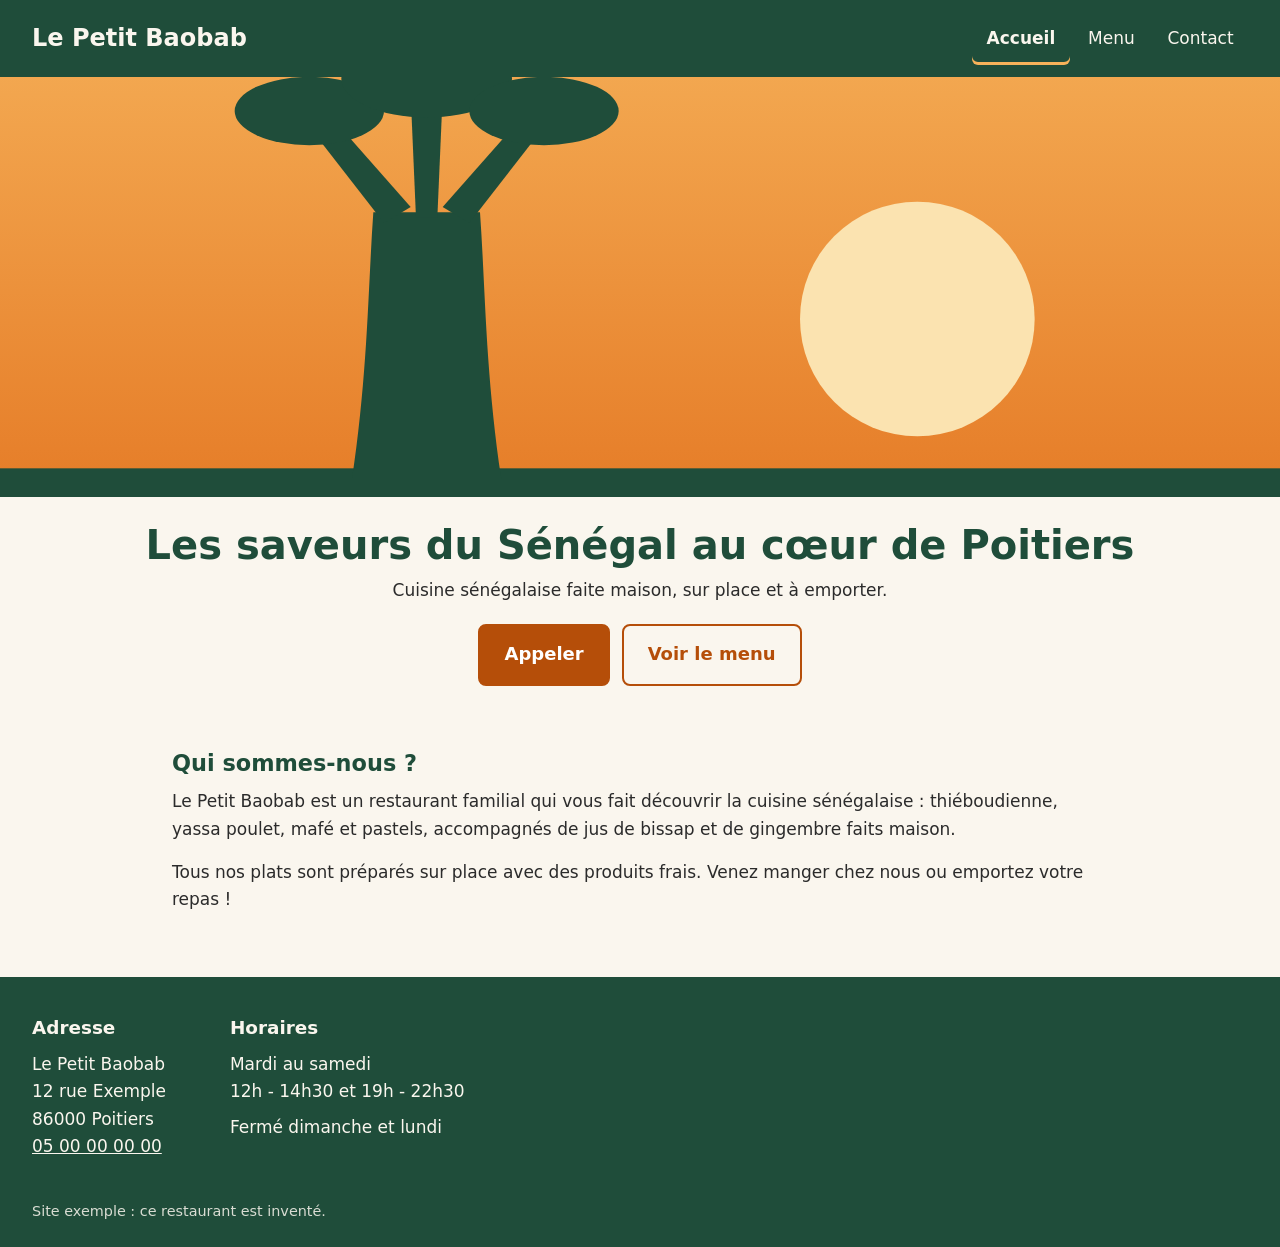
<file: index.html>
<!DOCTYPE html>
<html lang="fr">
<head>
  <!-- Encodage des caractères : indispensable pour les accents -->
  <meta charset="UTF-8">
  <!-- Adapte la largeur de la page à l'écran du téléphone -->
  <meta name="viewport" content="width=device-width, initial-scale=1.0">
  <!-- Référencement Google :
       title : le titre bleu cliquable dans les résultats Google
       (et le nom de l'onglet). Environ 60 caractères maximum.
       meta description : le petit texte gris sous le titre.
       Environ 150 caractères maximum, sinon Google le coupe. -->
  <title>Le Petit Baobab - Restaurant africain à Poitiers</title>
  <meta name="description" content="Restaurant africain à Poitiers : cuisine sénégalaise faite maison, sur place ou à emporter. Thiéboudienne, yassa, mafé. Ouvert du mardi au samedi.">
  <!-- Site EXEMPLE (restaurant inventé) : on demande à Google de ne pas
       l'afficher dans ses résultats, pour ne tromper personne.
       Pour un vrai client, SUPPRIMER cette ligne. -->
  <meta name="robots" content="noindex">
  <!-- Feuille de style commune à toutes les pages -->
  <link rel="stylesheet" href="css/style.css">
  <!-- Icône affichée dans l'onglet du navigateur -->
  <link rel="icon" href="images/favicon.svg" type="image/svg+xml">
</head>
<body>

  <!-- ===== EN-TÊTE : nom du restaurant + menu de navigation ===== -->
  <header class="en-tete">
    <a class="logo" href="index.html">Le Petit Baobab</a>

    <!-- Bouton "hamburger" (trois traits) : visible seulement sur téléphone.
         aria-expanded dit aux lecteurs d'écran si le menu est ouvert ou fermé.
         aria-controls indique quel élément le bouton ouvre (id="menu-principal"). -->
    <button class="bouton-menu" type="button" aria-label="Ouvrir le menu"
            aria-expanded="false" aria-controls="menu-principal">
      <span class="bouton-menu-traits" aria-hidden="true"></span>
    </button>

    <nav class="navigation" id="menu-principal" aria-label="Menu principal">
      <ul>
        <!-- aria-current indique la page sur laquelle on se trouve -->
        <li><a href="index.html" aria-current="page">Accueil</a></li>
        <li><a href="menu.html">Menu</a></li>
        <li><a href="contact.html">Contact</a></li>
      </ul>
    </nav>
  </header>

  <!-- ===== CONTENU PRINCIPAL ===== -->
  <main>

    <!-- Grande image d'accueil avec la phrase d'accroche et les deux boutons -->
    <section class="accueil">
      <!-- Image de remplacement : à changer par une vraie photo plus tard -->
      <img class="accueil-image" src="images/accueil.svg"
           alt="Illustration d'un baobab au coucher du soleil"
           width="1200" height="600">

      <div class="accueil-texte">
        <h1>Les saveurs du Sénégal au cœur de Poitiers</h1>
        <p>Cuisine sénégalaise faite maison, sur place et à emporter.</p>

        <div class="boutons">
          <!-- Lien tel: : sur téléphone, il lance directement l'appel -->
          <a class="bouton bouton-principal" href="tel:+33500000000">Appeler</a>
          <a class="bouton bouton-secondaire" href="menu.html">Voir le menu</a>
        </div>
      </div>
    </section>

    <!-- Section de présentation du restaurant -->
    <section class="presentation">
      <h2>Qui sommes-nous ?</h2>
      <p>
        Le Petit Baobab est un restaurant familial qui vous fait découvrir
        la cuisine sénégalaise : thiéboudienne, yassa poulet, mafé et pastels,
        accompagnés de jus de bissap et de gingembre faits maison.
      </p>
      <p>
        Tous nos plats sont préparés sur place avec des produits frais.
        Venez manger chez nous ou emportez votre repas !
      </p>
    </section>

  </main>

  <!-- ===== PIED DE PAGE : adresse et horaires ===== -->
  <footer class="pied-de-page">
    <div class="pied-bloc">
      <h2>Adresse</h2>
      <!-- La balise address sert à indiquer des coordonnées -->
      <address>
        Le Petit Baobab<br>
        12 rue Exemple<br>
        86000 Poitiers<br>
        <a href="tel:+33500000000">05 00 00 00 00</a>
      </address>
    </div>

    <div class="pied-bloc">
      <h2>Horaires</h2>
      <p>
        Mardi au samedi<br>
        12h - 14h30 et 19h - 22h30
      </p>
      <p>Fermé dimanche et lundi</p>
    </div>

    <p class="mention">Site exemple : ce restaurant est inventé.</p>
  </footer>

  <!-- Le JavaScript commun à toutes les pages (bouton du menu sur téléphone).
       defer : le script s'exécute une fois toute la page lue. -->
  <script src="js/main.js" defer></script>
</body>
</html>
</file>
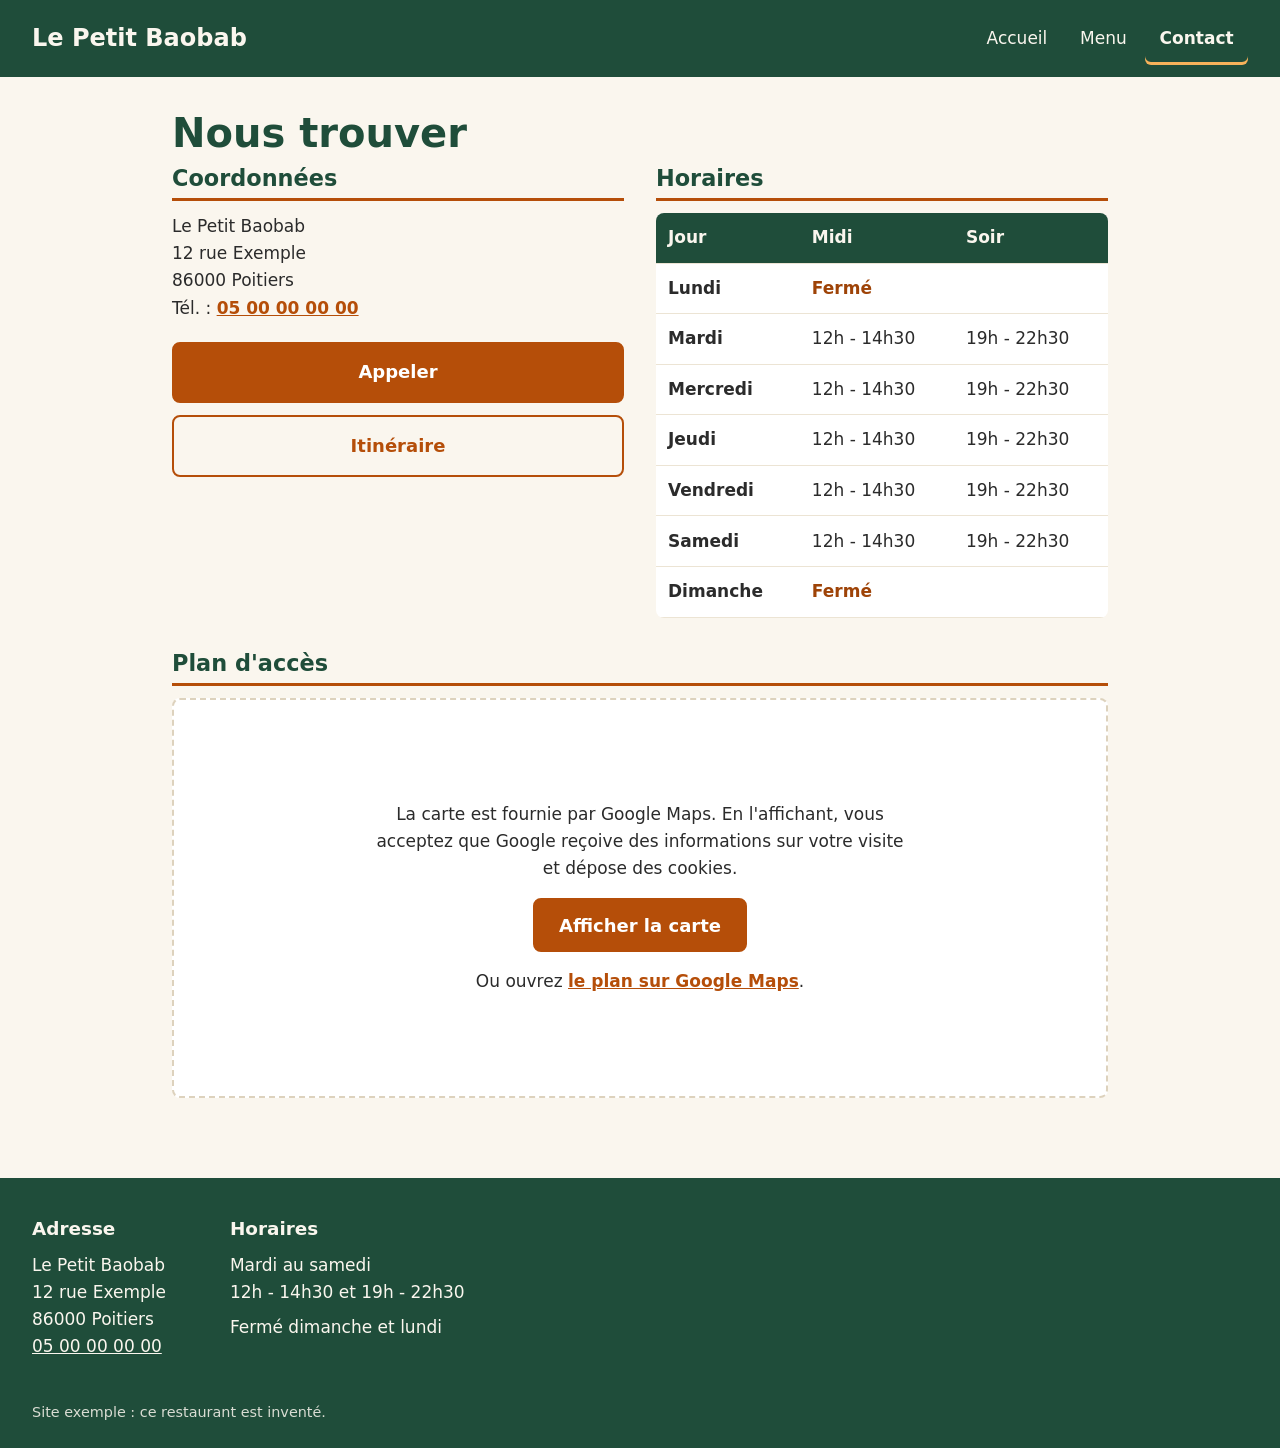
<file: contact.html>
<!DOCTYPE html>
<html lang="fr">
<head>
  <!-- Encodage des caractères : indispensable pour les accents -->
  <meta charset="UTF-8">
  <!-- Adapte la largeur de la page à l'écran du téléphone -->
  <meta name="viewport" content="width=device-width, initial-scale=1.0">
  <!-- Référencement Google : titre (environ 60 caractères maximum)
       et description (environ 150 caractères maximum) de la page -->
  <title>Horaires et adresse - Le Petit Baobab, Poitiers</title>
  <meta name="description" content="Le Petit Baobab, 12 rue Exemple à Poitiers. Ouvert du mardi au samedi, 12h-14h30 et 19h-22h30. Appelez le 05 00 00 00 00 pour commander à emporter.">
  <!-- Site EXEMPLE : pas d'affichage dans Google. Pour un vrai client, SUPPRIMER cette ligne. -->
  <meta name="robots" content="noindex">
  <!-- Feuille de style commune à toutes les pages -->
  <link rel="stylesheet" href="css/style.css">
  <!-- Icône affichée dans l'onglet du navigateur -->
  <link rel="icon" href="images/favicon.svg" type="image/svg+xml">
</head>
<body>

  <!-- ===== EN-TÊTE : identique sur toutes les pages ===== -->
  <header class="en-tete">
    <a class="logo" href="index.html">Le Petit Baobab</a>

    <!-- Bouton "hamburger" (trois traits) : visible seulement sur téléphone.
         aria-expanded dit aux lecteurs d'écran si le menu est ouvert ou fermé.
         aria-controls indique quel élément le bouton ouvre (id="menu-principal"). -->
    <button class="bouton-menu" type="button" aria-label="Ouvrir le menu"
            aria-expanded="false" aria-controls="menu-principal">
      <span class="bouton-menu-traits" aria-hidden="true"></span>
    </button>

    <nav class="navigation" id="menu-principal" aria-label="Menu principal">
      <ul>
        <li><a href="index.html">Accueil</a></li>
        <li><a href="menu.html">Menu</a></li>
        <!-- aria-current indique la page sur laquelle on se trouve -->
        <li><a href="contact.html" aria-current="page">Contact</a></li>
      </ul>
    </nav>
  </header>

  <!-- ===== CONTENU PRINCIPAL : coordonnées, horaires et plan ===== -->
  <main class="contact">

    <h1>Nous trouver</h1>

    <!-- Sur grand écran, ces deux blocs se placent côte à côte -->
    <div class="contact-infos">

      <!-- ~~~~~ Coordonnées et boutons ~~~~~ -->
      <section class="contact-bloc">
        <h2>Coordonnées</h2>
        <address>
          Le Petit Baobab<br>
          12 rue Exemple<br>
          86000 Poitiers<br>
          Tél. : <a href="tel:+33500000000">05 00 00 00 00</a>
        </address>

        <div class="boutons">
          <!-- Lien tel: : sur téléphone, il lance directement l'appel.
               Le numéro est écrit au format international (+33, sans le 0). -->
          <a class="bouton bouton-principal" href="tel:+33500000000">Appeler</a>

          <!-- Lien vers l'itinéraire Google Maps, ouvert dans un nouvel onglet.
               L'adresse du restaurant est inventée : on vise donc le centre de
               Poitiers. Pour un vrai client, mettre sa vraie adresse après
               "destination=" (les espaces s'écrivent +). -->
          <a class="bouton bouton-secondaire"
             href="https://www.google.com/maps/dir/?api=1&amp;destination=Poitiers"
             target="_blank" rel="noopener">Itinéraire<span class="visuellement-cache">
             (s'ouvre dans un nouvel onglet)</span></a>
        </div>
      </section>

      <!-- ~~~~~ Horaires dans un tableau ~~~~~ -->
      <section class="contact-bloc">
        <h2>Horaires</h2>
        <table class="horaires">
          <!-- caption : le titre du tableau, lu par les lecteurs d'écran.
               Le titre "Horaires" le dit déjà à l'écran : on le cache visuellement. -->
          <caption class="visuellement-cache">Horaires d'ouverture du restaurant</caption>
          <thead>
            <tr>
              <!-- scope="col" : cette case est le titre d'une colonne -->
              <th scope="col">Jour</th>
              <th scope="col">Midi</th>
              <th scope="col">Soir</th>
            </tr>
          </thead>
          <tbody>
            <!-- colspan="2" : la case "Fermé" occupe les deux colonnes -->
            <tr class="ferme">
              <th scope="row">Lundi</th>
              <td colspan="2">Fermé</td>
            </tr>
            <tr>
              <!-- scope="row" : cette case est le titre de la ligne -->
              <th scope="row">Mardi</th>
              <td>12h - 14h30</td>
              <td>19h - 22h30</td>
            </tr>
            <tr>
              <th scope="row">Mercredi</th>
              <td>12h - 14h30</td>
              <td>19h - 22h30</td>
            </tr>
            <tr>
              <th scope="row">Jeudi</th>
              <td>12h - 14h30</td>
              <td>19h - 22h30</td>
            </tr>
            <tr>
              <th scope="row">Vendredi</th>
              <td>12h - 14h30</td>
              <td>19h - 22h30</td>
            </tr>
            <tr>
              <th scope="row">Samedi</th>
              <td>12h - 14h30</td>
              <td>19h - 22h30</td>
            </tr>
            <tr class="ferme">
              <th scope="row">Dimanche</th>
              <td colspan="2">Fermé</td>
            </tr>
          </tbody>
        </table>
      </section>

    </div>

    <!-- ~~~~~ Carte Google Maps intégrée ~~~~~ -->
    <section class="contact-bloc">
      <h2>Plan d'accès</h2>
      <!-- RGPD : la carte Google Maps envoie des informations sur le visiteur
           à Google. On ne la charge donc PAS tout de suite : on affiche d'abord
           cet encadré, et js/main.js le remplace par la carte seulement quand
           le visiteur clique sur "Afficher la carte". -->
      <div class="plan-zone">
        <p>
          La carte est fournie par Google Maps. En l'affichant, vous acceptez
          que Google reçoive des informations sur votre visite et dépose
          des cookies.
        </p>

        <!-- data-src : un attribut "data-" sert à ranger une information
             pour le JavaScript. Ici, l'adresse de la carte à charger.
             Comme pour l'itinéraire, on montre le centre de Poitiers.
             Le bouton n'apparaît que si JavaScript marche (classe "js"). -->
        <button class="bouton bouton-principal bouton-carte" type="button"
                data-src="https://www.google.com/maps?q=Poitiers&amp;output=embed">
          Afficher la carte
        </button>

        <!-- Solution de secours, qui marche même sans JavaScript -->
        <p>
          Ou ouvrez
          <a href="https://www.google.com/maps?q=Poitiers" target="_blank"
             rel="noopener">le plan sur Google Maps<span class="visuellement-cache">
             (s'ouvre dans un nouvel onglet)</span></a>.
        </p>
      </div>
    </section>

  </main>

  <!-- ===== PIED DE PAGE : identique sur toutes les pages ===== -->
  <footer class="pied-de-page">
    <div class="pied-bloc">
      <h2>Adresse</h2>
      <!-- La balise address sert à indiquer des coordonnées -->
      <address>
        Le Petit Baobab<br>
        12 rue Exemple<br>
        86000 Poitiers<br>
        <a href="tel:+33500000000">05 00 00 00 00</a>
      </address>
    </div>

    <div class="pied-bloc">
      <h2>Horaires</h2>
      <p>
        Mardi au samedi<br>
        12h - 14h30 et 19h - 22h30
      </p>
      <p>Fermé dimanche et lundi</p>
    </div>

    <p class="mention">Site exemple : ce restaurant est inventé.</p>
  </footer>

  <!-- Le JavaScript commun à toutes les pages (bouton du menu sur téléphone).
       defer : le script s'exécute une fois toute la page lue. -->
  <script src="js/main.js" defer></script>
</body>
</html>
</file>
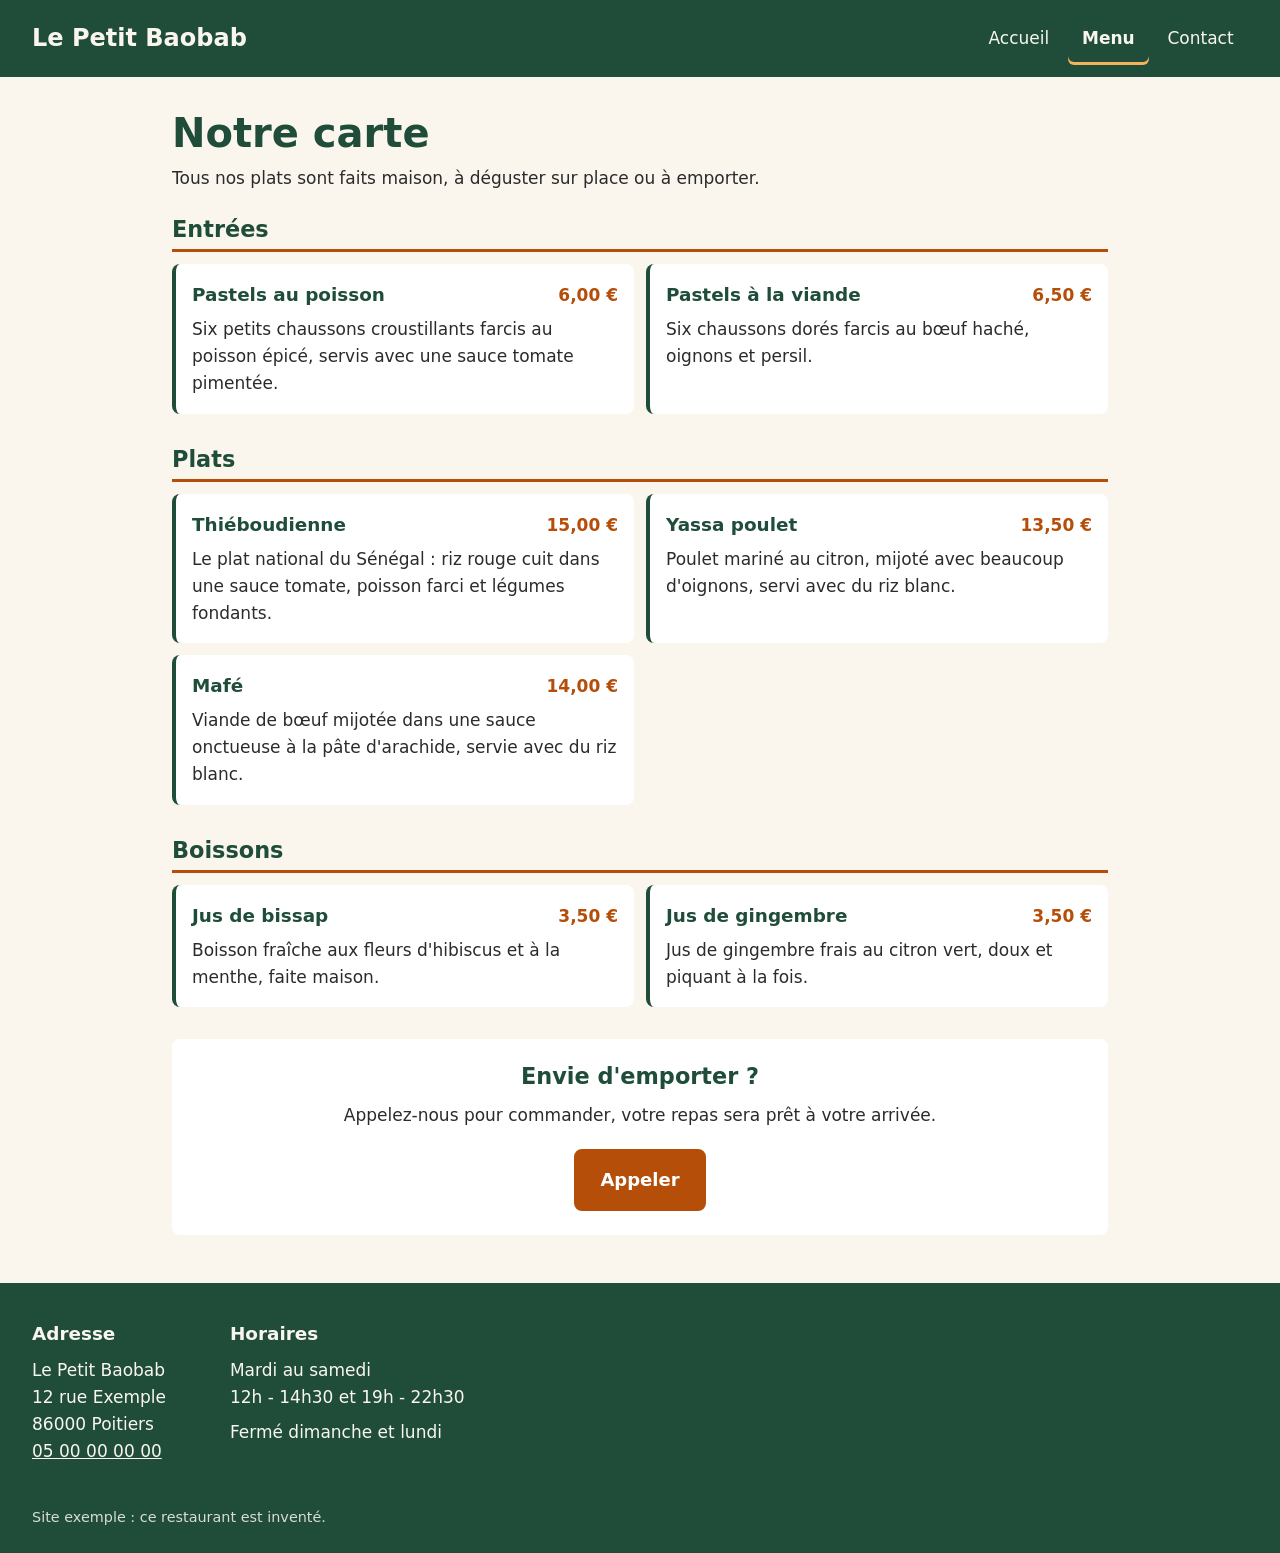
<file: menu.html>
<!DOCTYPE html>
<html lang="fr">
<head>
  <!-- Encodage des caractères : indispensable pour les accents -->
  <meta charset="UTF-8">
  <!-- Adapte la largeur de la page à l'écran du téléphone -->
  <meta name="viewport" content="width=device-width, initial-scale=1.0">
  <!-- Référencement Google : titre (environ 60 caractères maximum)
       et description (environ 150 caractères maximum) de la page -->
  <title>Menu : thiéboudienne, yassa, mafé - Le Petit Baobab Poitiers</title>
  <meta name="description" content="La carte du Petit Baobab à Poitiers : pastels, thiéboudienne, yassa poulet, mafé, jus de bissap et de gingembre. Faits maison, sur place ou à emporter.">
  <!-- Site EXEMPLE : pas d'affichage dans Google. Pour un vrai client, SUPPRIMER cette ligne. -->
  <meta name="robots" content="noindex">
  <!-- Feuille de style commune à toutes les pages -->
  <link rel="stylesheet" href="css/style.css">
  <!-- Icône affichée dans l'onglet du navigateur -->
  <link rel="icon" href="images/favicon.svg" type="image/svg+xml">
</head>
<body>

  <!-- ===== EN-TÊTE : identique sur toutes les pages ===== -->
  <header class="en-tete">
    <a class="logo" href="index.html">Le Petit Baobab</a>

    <!-- Bouton "hamburger" (trois traits) : visible seulement sur téléphone.
         aria-expanded dit aux lecteurs d'écran si le menu est ouvert ou fermé.
         aria-controls indique quel élément le bouton ouvre (id="menu-principal"). -->
    <button class="bouton-menu" type="button" aria-label="Ouvrir le menu"
            aria-expanded="false" aria-controls="menu-principal">
      <span class="bouton-menu-traits" aria-hidden="true"></span>
    </button>

    <nav class="navigation" id="menu-principal" aria-label="Menu principal">
      <ul>
        <li><a href="index.html">Accueil</a></li>
        <!-- aria-current indique la page sur laquelle on se trouve -->
        <li><a href="menu.html" aria-current="page">Menu</a></li>
        <li><a href="contact.html">Contact</a></li>
      </ul>
    </nav>
  </header>

  <!-- ===== CONTENU PRINCIPAL : la carte du restaurant ===== -->
  <main class="carte">

    <h1>Notre carte</h1>
    <p class="carte-intro">
      Tous nos plats sont faits maison, à déguster sur place ou à emporter.
    </p>

    <!-- Chaque catégorie est une section avec son titre (h2).
         Chaque plat est un élément de liste avec son nom (h3),
         son prix et sa description. -->

    <!-- ~~~~~ Entrées ~~~~~ -->
    <section class="carte-categorie">
      <h2>Entrées</h2>
      <ul class="carte-liste">
        <li class="plat">
          <div class="plat-entete">
            <h3>Pastels au poisson</h3>
            <!-- &nbsp; : espace insécable, le prix ne se coupe pas en deux -->
            <p class="plat-prix">6,00&nbsp;€</p>
          </div>
          <p class="plat-description">
            Six petits chaussons croustillants farcis au poisson épicé,
            servis avec une sauce tomate pimentée.
          </p>
        </li>
        <li class="plat">
          <div class="plat-entete">
            <h3>Pastels à la viande</h3>
            <p class="plat-prix">6,50&nbsp;€</p>
          </div>
          <p class="plat-description">
            Six chaussons dorés farcis au bœuf haché, oignons et persil.
          </p>
        </li>
      </ul>
    </section>

    <!-- ~~~~~ Plats ~~~~~ -->
    <section class="carte-categorie">
      <h2>Plats</h2>
      <ul class="carte-liste">
        <li class="plat">
          <div class="plat-entete">
            <h3>Thiéboudienne</h3>
            <p class="plat-prix">15,00&nbsp;€</p>
          </div>
          <p class="plat-description">
            Le plat national du Sénégal : riz rouge cuit dans une sauce tomate,
            poisson farci et légumes fondants.
          </p>
        </li>
        <li class="plat">
          <div class="plat-entete">
            <h3>Yassa poulet</h3>
            <p class="plat-prix">13,50&nbsp;€</p>
          </div>
          <p class="plat-description">
            Poulet mariné au citron, mijoté avec beaucoup d'oignons,
            servi avec du riz blanc.
          </p>
        </li>
        <li class="plat">
          <div class="plat-entete">
            <h3>Mafé</h3>
            <p class="plat-prix">14,00&nbsp;€</p>
          </div>
          <p class="plat-description">
            Viande de bœuf mijotée dans une sauce onctueuse à la pâte d'arachide,
            servie avec du riz blanc.
          </p>
        </li>
      </ul>
    </section>

    <!-- ~~~~~ Boissons ~~~~~ -->
    <section class="carte-categorie">
      <h2>Boissons</h2>
      <ul class="carte-liste">
        <li class="plat">
          <div class="plat-entete">
            <h3>Jus de bissap</h3>
            <p class="plat-prix">3,50&nbsp;€</p>
          </div>
          <p class="plat-description">
            Boisson fraîche aux fleurs d'hibiscus et à la menthe, faite maison.
          </p>
        </li>
        <li class="plat">
          <div class="plat-entete">
            <h3>Jus de gingembre</h3>
            <p class="plat-prix">3,50&nbsp;€</p>
          </div>
          <p class="plat-description">
            Jus de gingembre frais au citron vert, doux et piquant à la fois.
          </p>
        </li>
      </ul>
    </section>

    <!-- Rappel pour commander à emporter -->
    <section class="carte-emporter">
      <h2>Envie d'emporter ?</h2>
      <p>Appelez-nous pour commander, votre repas sera prêt à votre arrivée.</p>
      <!-- Lien tel: : sur téléphone, il lance directement l'appel -->
      <a class="bouton bouton-principal" href="tel:+33500000000">Appeler</a>
    </section>

  </main>

  <!-- ===== PIED DE PAGE : identique sur toutes les pages ===== -->
  <footer class="pied-de-page">
    <div class="pied-bloc">
      <h2>Adresse</h2>
      <!-- La balise address sert à indiquer des coordonnées -->
      <address>
        Le Petit Baobab<br>
        12 rue Exemple<br>
        86000 Poitiers<br>
        <a href="tel:+33500000000">05 00 00 00 00</a>
      </address>
    </div>

    <div class="pied-bloc">
      <h2>Horaires</h2>
      <p>
        Mardi au samedi<br>
        12h - 14h30 et 19h - 22h30
      </p>
      <p>Fermé dimanche et lundi</p>
    </div>

    <p class="mention">Site exemple : ce restaurant est inventé.</p>
  </footer>

  <!-- Le JavaScript commun à toutes les pages (bouton du menu sur téléphone).
       defer : le script s'exécute une fois toute la page lue. -->
  <script src="js/main.js" defer></script>
</body>
</html>
</file>
<file: css/style.css>
/* =========================================================
   Le Petit Baobab - feuille de style commune à toutes les pages
   Méthode "téléphone d'abord" : les règles ci-dessous sont
   pour les petits écrans. Les règles pour les grands écrans
   sont tout en bas, dans la media query.
   ========================================================= */

/* ----- Couleurs et réglages du site (à changer pour chaque client) ----- */
:root {
  /* L'orange est assez foncé pour être lisible sur le fond blanc cassé
     (contraste d'au moins 4,5:1, la norme d'accessibilité WCAG) */
  --orange: #b54e09;        /* orange chaud : boutons et détails */
  --orange-fonce: #9e4307;  /* orange au survol des boutons */
  --orange-clair: #f6b25a;  /* orange clair : détails sur fond vert */
  --vert: #1f4d3a;          /* vert foncé : en-tête, pied de page, titres */
  --blanc-casse: #faf6ee;   /* fond de la page */
  --texte: #2b2b2b;         /* couleur du texte courant */
  --largeur-max: 1000px;    /* largeur maximale du contenu sur grand écran */
}

/* ----- Réglages de base ----- */

/* La largeur d'un élément inclut ses marges intérieures et sa bordure :
   les calculs de taille sont plus simples */
*,
*::before,
*::after {
  box-sizing: border-box;
}

body {
  margin: 0;
  font-family: system-ui, -apple-system, "Segoe UI", Roboto, Arial, sans-serif;
  font-size: 1.0625rem;   /* 17px : confortable à lire sur téléphone */
  line-height: 1.6;
  color: var(--texte);
  background-color: var(--blanc-casse);
}

/* Une image ne dépasse jamais la largeur de l'écran */
img {
  display: block;
  max-width: 100%;
  height: auto;
}

h1,
h2 {
  color: var(--vert);
  line-height: 1.2;
}

h1 {
  font-size: 1.75rem;
  margin: 0 0 0.5rem;
}

h2 {
  font-size: 1.4rem;
  margin: 0 0 0.75rem;
}

/* Contour bien visible quand on navigue au clavier (touche Tab),
   sur les liens et sur les boutons (comme le bouton hamburger) */
a:focus-visible,
button:focus-visible {
  outline: 3px solid var(--orange);
  outline-offset: 3px;
}

/* Sur le fond vert (en-tête et pied de page), l'orange se voit mal :
   on utilise l'orange clair à la place */
.en-tete a:focus-visible,
.en-tete button:focus-visible,
.pied-de-page a:focus-visible {
  outline-color: var(--orange-clair);
}

/* Cache un texte à l'écran tout en le laissant lisible par les
   lecteurs d'écran (pour les personnes aveugles ou malvoyantes) */
.visuellement-cache {
  position: absolute;
  width: 1px;
  height: 1px;
  overflow: hidden;
  clip-path: inset(50%);
  white-space: nowrap;
}

/* ----- En-tête ----- */
/* Sur téléphone : le nom à gauche, le bouton hamburger à droite,
   et le menu (quand il est ouvert) passe à la ligne en dessous */
.en-tete {
  display: flex;
  flex-wrap: wrap;
  justify-content: space-between;
  align-items: center;
  background-color: var(--vert);
  padding: 0.75rem 1rem;
}

.logo {
  display: inline-block;
  color: var(--blanc-casse);
  font-size: 1.5rem;
  font-weight: 700;
  text-decoration: none;
}

/* ----- Bouton hamburger (téléphone) ----- */

/* Caché par défaut : si JavaScript ne marche pas, le bouton ne servirait
   à rien. La classe "js" est ajoutée sur <html> par js/main.js. */
.bouton-menu {
  display: none;
}

.js .bouton-menu {
  display: flex;
  align-items: center;
  justify-content: center;
  width: 48px;            /* 48px : taille conseillée pour un doigt */
  height: 48px;
  padding: 0;
  background-color: transparent;
  border: 2px solid rgba(250, 246, 238, 0.5);
  border-radius: 8px;
  cursor: pointer;
}

/* Les trois traits : le trait du milieu est le <span>,
   ceux du haut et du bas sont dessinés avec ::before et ::after */
.bouton-menu-traits,
.bouton-menu-traits::before,
.bouton-menu-traits::after {
  display: block;
  width: 24px;
  height: 3px;
  background-color: var(--blanc-casse);
  border-radius: 2px;
  transition: transform 0.2s, background-color 0.2s;
}

.bouton-menu-traits {
  position: relative;
}

.bouton-menu-traits::before,
.bouton-menu-traits::after {
  content: "";
  position: absolute;
  left: 0;
}

.bouton-menu-traits::before {
  top: -8px;
}

.bouton-menu-traits::after {
  top: 8px;
}

/* Menu ouvert : les trois traits se transforment en croix */
.bouton-menu[aria-expanded="true"] .bouton-menu-traits {
  background-color: transparent;  /* le trait du milieu disparaît */
}

.bouton-menu[aria-expanded="true"] .bouton-menu-traits::before {
  transform: translateY(8px) rotate(45deg);
}

.bouton-menu[aria-expanded="true"] .bouton-menu-traits::after {
  transform: translateY(-8px) rotate(-45deg);
}

/* ----- Menu de navigation ----- */

/* Sur téléphone, le menu prend toute la largeur, sous le nom */
.navigation {
  width: 100%;
}

/* Si JavaScript marche, le menu est caché jusqu'au clic sur le bouton */
.js .navigation {
  display: none;
}

/* La classe "ouvert" est ajoutée ou enlevée par js/main.js */
.js .navigation.ouvert {
  display: block;
}

.navigation ul {
  list-style: none;       /* enlève les puces de la liste */
  margin: 0.5rem 0 0;
  padding: 0;
  display: flex;
  flex-direction: column; /* sur téléphone : un lien sous l'autre */
  gap: 0.25rem;
}

.navigation a {
  display: block;
  padding: 0.8rem 0.9rem; /* zone large, facile à toucher au doigt */
  color: var(--blanc-casse);
  text-decoration: none;
  border-radius: 6px;
}

.navigation a:hover {
  background-color: rgba(255, 255, 255, 0.15);
}

/* Lien de la page où l'on se trouve : souligné en orange clair */
.navigation a[aria-current="page"] {
  font-weight: 700;
  box-shadow: inset 0 -3px 0 var(--orange-clair);
}

/* ----- Section d'accueil (grande image + phrase + boutons) ----- */
.accueil-image {
  width: 100%;
  height: 220px;
  object-fit: cover;      /* l'image remplit la zone sans être déformée */
}

.accueil-texte {
  padding: 1.5rem 1rem 2rem;
  text-align: center;
}

.accueil-texte p {
  margin: 0 0 1.25rem;
}

/* ----- Boutons ----- */
.boutons {
  display: flex;
  flex-direction: column; /* sur téléphone : un bouton sous l'autre */
  gap: 0.75rem;
}

.bouton {
  display: block;
  padding: 0.9rem 1.5rem; /* gros bouton, facile à toucher */
  font-size: 1.125rem;
  font-weight: 700;
  text-align: center;
  text-decoration: none;
  border: 2px solid var(--orange);
  border-radius: 8px;
}

/* Bouton plein : l'action la plus importante */
.bouton-principal {
  background-color: var(--orange);
  color: #ffffff;
}

.bouton-principal:hover {
  background-color: var(--orange-fonce);
  border-color: var(--orange-fonce);
}

/* Bouton avec seulement un contour : l'action secondaire */
.bouton-secondaire {
  background-color: transparent;
  color: var(--orange);
}

.bouton-secondaire:hover {
  background-color: var(--orange);
  color: #ffffff;
}

/* ----- Section "Qui sommes-nous ?" ----- */
.presentation {
  max-width: var(--largeur-max);
  margin: 0 auto;         /* centre le bloc dans la page */
  padding: 1.5rem 1rem 2.5rem;
}

.presentation p {
  margin: 0 0 1rem;
}

/* ----- Pages Menu et Contact : zone de contenu centrée ----- */
.carte,
.contact {
  max-width: var(--largeur-max);
  margin: 0 auto;         /* centre la carte dans la page */
  padding: 1.5rem 1rem 2.5rem;
}

.carte-intro {
  margin: 0 0 1.5rem;
}

.carte-categorie {
  margin-bottom: 2rem;
}

/* Les titres des catégories (Menu) et des blocs (Contact)
   sont soulignés d'un trait orange */
.carte-categorie h2,
.contact-bloc h2 {
  padding-bottom: 0.4rem;
  border-bottom: 3px solid var(--orange);
}

/* La liste des plats, sans puces */
.carte-liste {
  list-style: none;
  margin: 0;
  padding: 0;
  display: grid;          /* grille : une colonne sur téléphone */
  gap: 0.75rem;
}

/* Chaque plat est une petite carte blanche */
.plat {
  background-color: #ffffff;
  padding: 1rem;
  border-radius: 8px;
  border-left: 4px solid var(--vert);
}

/* Le nom du plat à gauche, le prix à droite, sur la même ligne */
.plat-entete {
  display: flex;
  justify-content: space-between;
  align-items: baseline;  /* aligne le nom et le prix sur la ligne du texte */
  gap: 1rem;
}

.plat h3 {
  margin: 0;
  font-size: 1.15rem;
  color: var(--vert);
}

.plat-prix {
  margin: 0;
  font-weight: 700;
  color: var(--orange);
  white-space: nowrap;    /* le prix reste toujours sur une seule ligne */
}

.plat-description {
  margin: 0.4rem 0 0;
}

/* Encadré "Envie d'emporter ?" en bas de la carte */
.carte-emporter {
  padding: 1.5rem 1rem;
  text-align: center;
  background-color: #ffffff;
  border-radius: 8px;
}

.carte-emporter p {
  margin: 0 0 1.25rem;
}

/* ----- Page Contact ----- */
.contact-bloc {
  margin-bottom: 2rem;
}

.contact address {
  font-style: normal;     /* par défaut, address est en italique */
  margin-bottom: 1.25rem;
}

.contact address a {
  color: var(--orange);
  font-weight: 700;
}

/* Tableau des horaires */
.horaires {
  width: 100%;
  border-collapse: collapse; /* une seule bordure entre deux cases */
  background-color: #ffffff;
  border-radius: 8px;
  overflow: hidden;       /* les coins arrondis s'appliquent aussi aux cases */
}

.horaires th,
.horaires td {
  padding: 0.7rem 0.75rem;
  text-align: left;
  border-bottom: 1px solid #ece4d4;
}

/* Ligne des titres de colonnes en vert */
.horaires thead th {
  background-color: var(--vert);
  color: var(--blanc-casse);
}

/* Les jours de fermeture ressortent en orange */
.horaires .ferme td {
  color: var(--orange-fonce);
  font-weight: 700;
}

/* Encadré affiché à la place de la carte tant que le visiteur
   n'a pas cliqué sur "Afficher la carte" (RGPD) */
.plan-zone {
  display: flex;
  flex-direction: column;
  justify-content: center;
  align-items: center;
  gap: 1rem;
  min-height: 300px;      /* même hauteur que la carte : la page ne "saute" pas */
  padding: 1.5rem 1rem;
  text-align: center;
  background-color: #ffffff;
  border: 2px dashed #ddd2bd;
  border-radius: 8px;
}

.plan-zone p {
  margin: 0;
  max-width: 34rem;       /* lignes pas trop longues : plus facile à lire */
}

.plan-zone a {
  color: var(--orange);
  font-weight: 700;
}

/* Le bouton ne sert à rien sans JavaScript : caché par défaut,
   affiché seulement si js/main.js a ajouté la classe "js" */
.bouton-carte {
  display: none;
}

.js .bouton-carte {
  display: block;
  cursor: pointer;
  font-family: inherit;   /* un bouton n'hérite pas de la police par défaut */
}

/* La carte Google Maps (créée par js/main.js) prend toute la largeur */
.plan {
  display: block;
  width: 100%;
  height: 300px;
  border: 0;
  border-radius: 8px;
}

/* ----- Pied de page ----- */
.pied-de-page {
  background-color: var(--vert);
  color: var(--blanc-casse);
  padding: 2rem 1rem 1.5rem;
}

.pied-de-page h2 {
  color: var(--blanc-casse);
  font-size: 1.15rem;
}

.pied-de-page a {
  color: var(--blanc-casse);
}

.pied-bloc {
  margin-bottom: 1.5rem;
}

.pied-bloc p {
  margin: 0 0 0.5rem;
}

.pied-de-page address {
  font-style: normal;     /* par défaut, address est en italique */
}

.mention {
  margin: 0;
  font-size: 0.9rem;
  opacity: 0.85;
}

/* =========================================================
   GRANDS ÉCRANS (tablette et ordinateur)
   Ces règles s'appliquent seulement si l'écran fait
   au moins 768px de large. Elles remplacent ou complètent
   les règles "téléphone" écrites plus haut.
   ========================================================= */
@media (min-width: 768px) {

  /* En-tête : le nom à gauche, la navigation à droite */
  .en-tete {
    padding: 0.75rem 2rem;
  }

  /* Plus besoin du bouton hamburger : il y a la place pour les liens */
  .js .bouton-menu {
    display: none;
  }

  /* Le menu est toujours visible, même sans clic */
  .navigation,
  .js .navigation {
    display: block;
    width: auto;
  }

  /* Les liens sur une seule ligne */
  .navigation ul {
    flex-direction: row;
    margin: 0;
  }

  /* Image d'accueil plus haute */
  .accueil-image {
    height: 420px;
  }

  h1 {
    font-size: 2.5rem;
  }

  /* Les deux boutons côte à côte, au centre */
  .boutons {
    flex-direction: row;
    justify-content: center;
  }

  .presentation {
    padding: 2rem 2rem 3rem;
  }

  /* Pages Menu et Contact : plus d'espace sur les côtés */
  .carte,
  .contact {
    padding: 2rem 2rem 3rem;
  }

  /* Page Contact : coordonnées et horaires côte à côte */
  .contact-infos {
    display: grid;
    grid-template-columns: 1fr 1fr;
    gap: 2rem;
  }

  /* Page Contact : boutons l'un sous l'autre dans leur colonne */
  .contact-bloc .boutons {
    flex-direction: column;
  }

  .plan {
    height: 400px;
  }

  .plan-zone {
    min-height: 400px;
  }

  /* Page Menu : deux plats par ligne */

  .carte-liste {
    grid-template-columns: 1fr 1fr;
  }

  /* Le bouton "Appeler" ne prend pas toute la largeur */
  .carte-emporter .bouton {
    display: inline-block;
  }

  /* Pied de page : adresse et horaires côte à côte */
  .pied-de-page {
    display: flex;
    flex-wrap: wrap;      /* autorise le passage à la ligne */
    gap: 1rem 4rem;
    padding: 2.5rem 2rem 1.5rem;
  }

  /* La mention prend toute la largeur, sous les deux blocs */
  .mention {
    flex-basis: 100%;
  }
}
</file>
